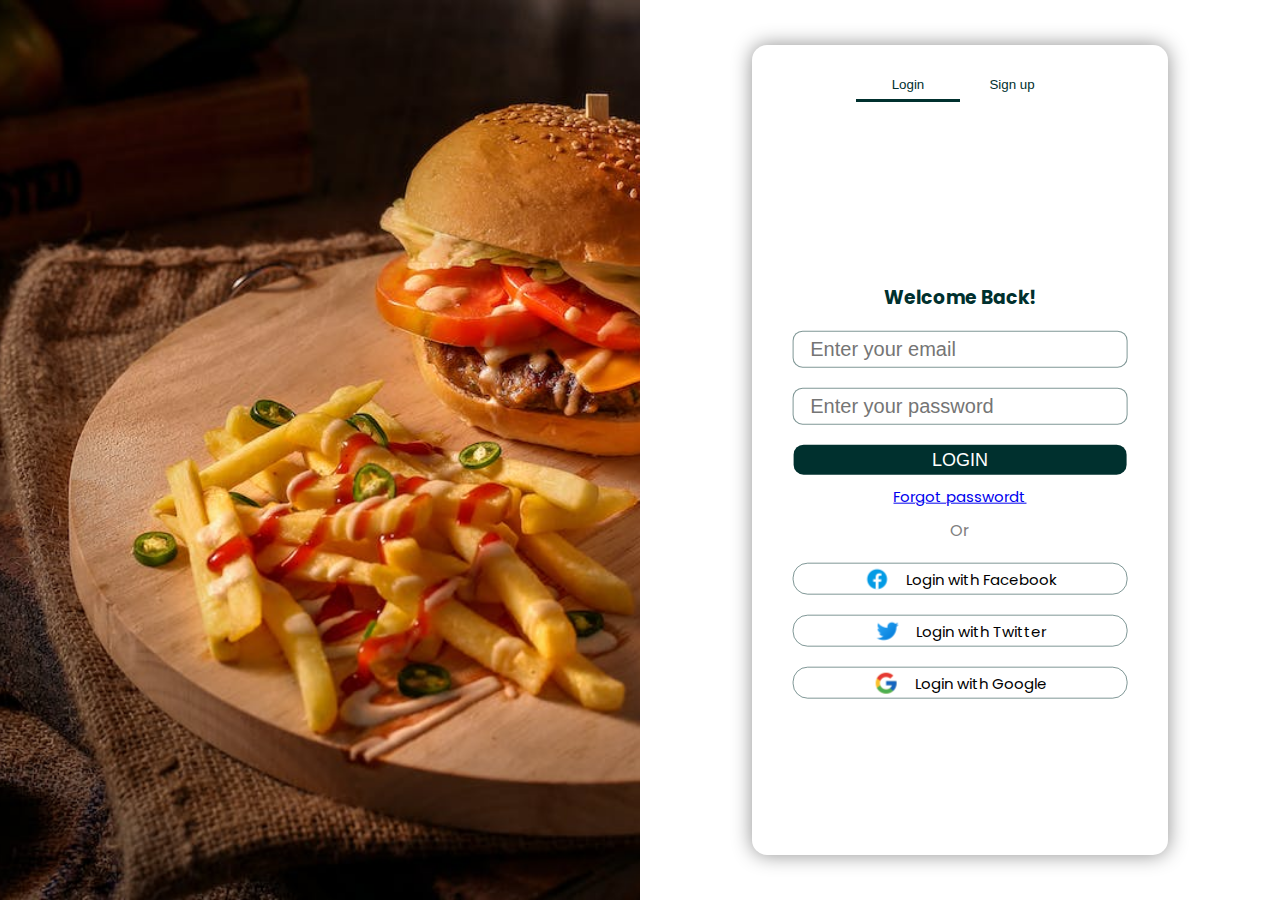
<file: html/login_screen_VS03.html>
<!DOCTYPE html>
<html lang="en">
<head>
    <meta charset="UTF-8">
    <meta http-equiv="X-UA-Compatible" content="IE=edge">
    <meta name="viewport" content="width=device-width, initial-scale=1.0">
    <link rel="stylesheet" href="/css/login_screen_VS03.css">
    <title>Login</title>
    <link rel="shortcut icon" href="/image/logo.png" type="image/png">
</head>
<body>
    <div class="container">
        <div class="left"></div>
        <div class="right">
            <div class="form">
                <!-- lựa chọn form -->
                <div class="choice">
                    <div id="choice_space"></div>
                    <button class="toggle_btn" onclick="login_click()">Login</button>
                    <button class="toggle_btn" onclick="register_click()">Sign up</button>
                </div>

                <!-- from login -->
                <div class="Form_Choice" id="Login_Form">
                    <h3>Welcome Back!</h3>
                    <input type="email" name="" id="" placeholder="Enter your email">
                    <input type="password" name="" id="" placeholder="Enter your password">
                    <button id="login_btn">Login</button>
                    <a href="#">Forgot passwordt</a>
                    <p class="or">Or</p>
                    <div class="link_social">
                        <img src="/image/facebook_color.png" alt="">
                        <p>Login with Facebook</p>
                    </div>
                    <div class="link_social">
                        <img src="/image/twitter_color.png" alt="">
                        <p>Login with Twitter</p>
                    </div>
                    <div class="link_social">
                        <img src="/image/google_color.png" alt="">
                        <p>Login with Google</p>
                    </div>
                </div>
                <!-- from signup -->
                <div class="Form_Choice" id="SignUp_Form">
                    <h3>Welcome</h3>
                    <input type="email" name="" id="" placeholder="Enter your email">
                    <input type="password" name="" id="" placeholder="Enter your password">
                    <input type="password" name="" id="" placeholder="Confirm password">
                    <button id="sigup_btn">sign up</button>
                    <a href="#">Forgot passwordt</a>
                    <p class="or">Or</p>
                    <div class="link_social">
                        <img src="/image/facebook_color.png" alt="">
                        <p>Login with Facebook</p>
                    </div>
                    <div class="link_social">
                        <img src="/image/twitter_color.png" alt="">
                        <p>Login with Twitter</p>
                    </div>
                    <div class="link_social">
                        <img src="/image/google_color.png" alt="">
                        <p>Login with Google</p>
                    </div>
                </div>
            </div>
        </div>
        
    </div>
    <script src="/javascript/login_screen_VS03.js"></script>
</body>
</html>
</file>
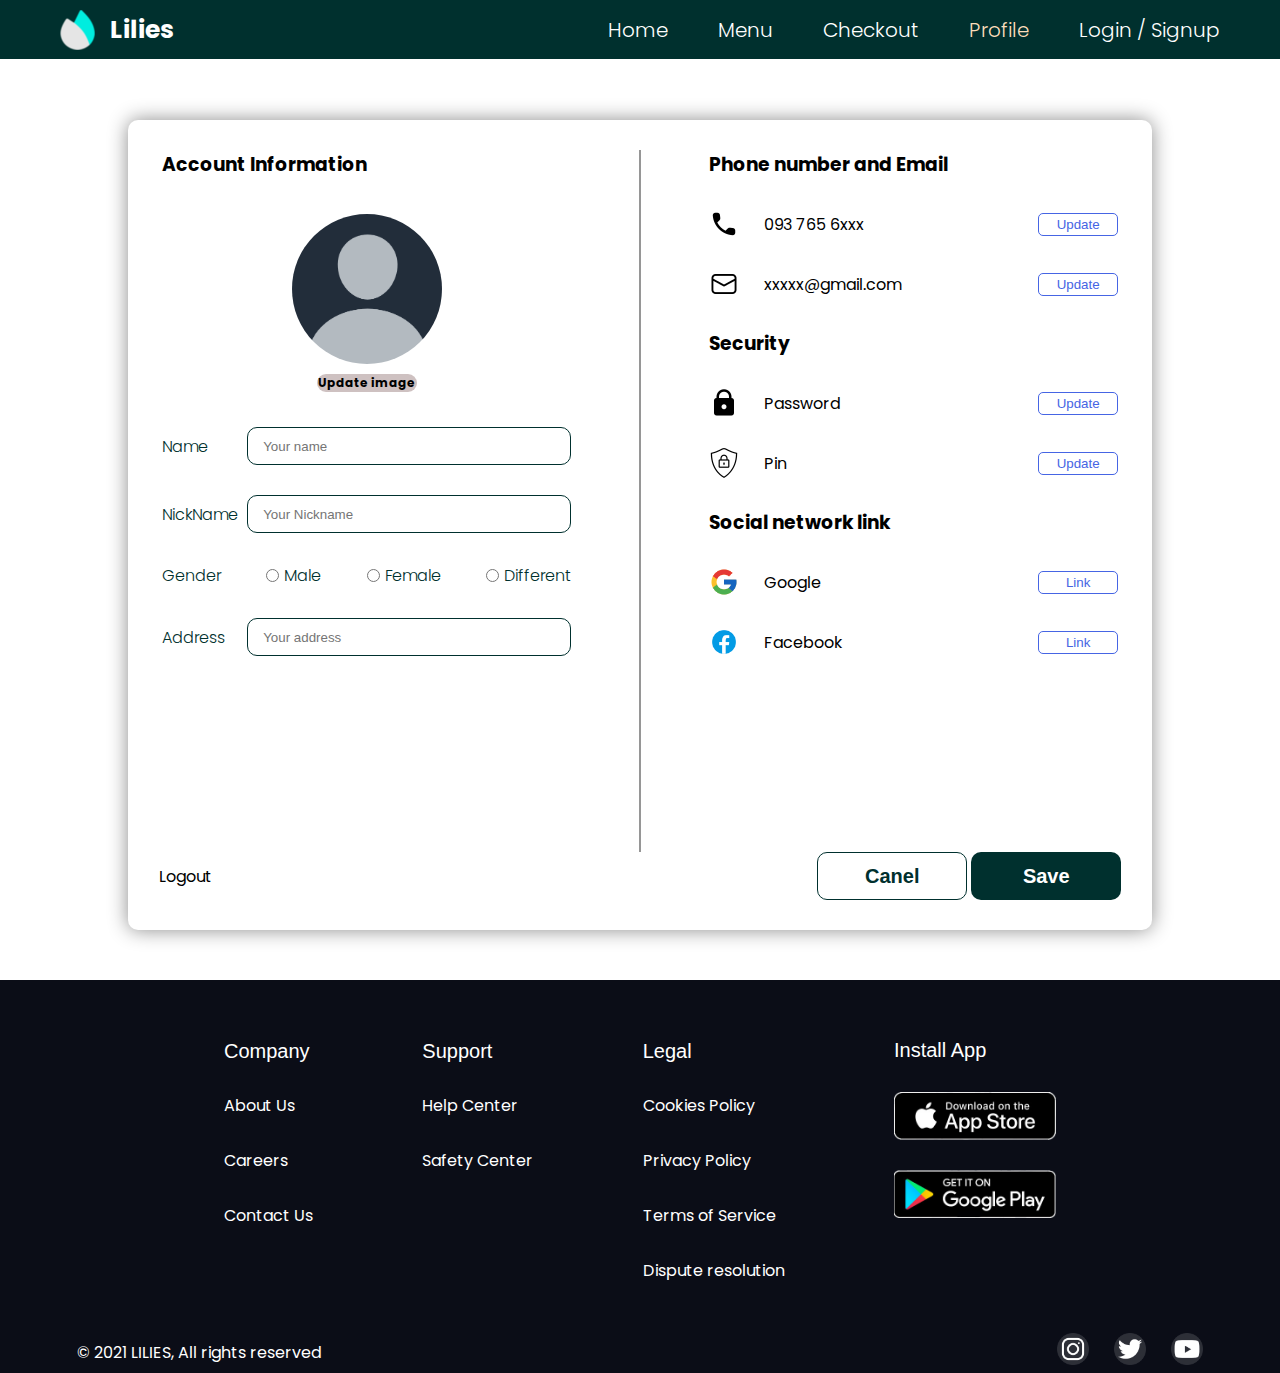
<file: html/profile_Screen.html>
<!DOCTYPE html>
<html lang="en">
<head>
    <meta charset="UTF-8">
    <meta http-equiv="X-UA-Compatible" content="IE=edge">
    <meta name="viewport" content="width=device-width, initial-scale=1.0">
    <link rel="stylesheet" href="/css/profile_Screen.css">
    <link rel="stylesheet" href="/css/Welcome_screen_VS03.css">
    <link rel="shortcut icon" href="/image/logo.png" type="image/png">
    <title>Profile</title>
</head>
<body>
    <div class="container">
        <!-- Navbar -->
        <div class="navbar_">
            <div class="header_">
                <div class="logo_">
                    <img src="/image/logo.png" alt="">
                    <p>Lilies</p>
                </div>
                <div class="menu_">
                    <ul>
                        <li><a href="/html/Welcome_screen_VS03.html">Home</a></li>
                        <li><a href="/html/home_screen.html">Menu</a></li>
                        <li><a href="/html/checkout.html">Checkout</a></li>
                        <li class="active_"><a href="#">Profile</a></li>
                        <li><a href="/html/login_screen_VS03.html">Login / Signup</a></li>
                    </ul>
                </div>
                <div class="menu_img_"><img src="/image/icons8-menu-rounded-30.png" alt=""></div> 
                <div class="menu_small_">
                    <ul>
                        <li><a href="/html/Welcome_screen_VS03.html">Home</a></li>
                        <li><a href="/html/home_screen.html">Menu</a></li>
                        <li><a href="/html/checkout.html">Checkout</a></li>
                        <li class="active_"><a href="#">Profile</a></li>
                        <li><a href="/html/login_screen_VS03.html">Login / Signup</a></li>
                    </ul>
                </div>
            </div>
        </div>

        <!-- Form profile -->

        <div class="profile">
            
            <div class="information_phone">
                <!-- Account imformation -->
                <div class="account">
                    <h3>Account Information</h3>
                    <div class="details">
                        <!--  -->
                        <div class="img_avt">
                            <img src="/image/Annotation 2023-05-08 194351.png" id="profile_img">
                            <input class="fileIMG" type="file" accept="image/jpeg, image/png, image/jpg," id="input_file">
                            <label for="input_file">Update image</label>
                        </div>
                        <!--  -->
                        <div class="input_infor">
                            <p>Name</p>
                            <input type="text" name="" id="" placeholder="Your name">
                        </div>
                        <div class="input_infor">
                            <p>NickName</p>
                            <input type="text" name="" id="" placeholder="Your Nickname">
                        </div>
                        <div class="input_infor">
                            <p>Gender</p>
                            <div class="div_radio">
                                <input type="radio" name="1" id="" >
                                <p class="check">Male</p>
                            </div>
                            <div class="div_radio">
                                <input type="radio" name="1" id="" >
                                <p class="check">Female</p>
                            </div>
                            <div class="div_radio">
                                <input type="radio" name="1" id="" >
                                <p class="check">Different</p>
                            </div>
                        </div>
                        <div class="input_infor">
                            <p>Address</p>
                            <input type="text" name="" id="" placeholder="Your address">
                        </div>
                    </div>
                </div>
                
                <div class="line"></div>

                <!-- Phone number and Email -->
                <div class="phone">
                    <h3>Phone number and Email</h3>
                    <div class="phone_email">
                        <div class="images_">
                            <img src="/image/icons8-phone-30.png" alt="">
                            <p>093 765 6xxx</p>
                        </div>
                        <button>Update</button>
                    </div>
                    <div class="phone_email">
                        <div class="images_">
                            <img src="/image/icons8-envelope-30.png" alt="">
                            <p>xxxxx@gmail.com</p>
                        </div>
                        <button>Update</button>
                    </div>
                    <h3>Security</h3>
                    <div class="phone_email">
                        <div class="images_">
                            <img src="/image/icons8-lock-30.png" alt="">
                            <p>Password</p>
                        </div>
                        <button>Update</button>
                    </div>
                    <div class="phone_email">
                        <div class="images_">
                            <img src="/image/icons8-security-shield-green-30.png" alt="">
                            <p>Pin</p>
                        </div>
                        <button>Update</button>
                    </div>
                    <h3>Social network link</h3>
                    <div class="phone_email">
                        <div class="images_">
                            <img class="fix-icon-30" src="/image/google_color.png" alt="">
                            <p>Google</p>
                        </div>
                        <button>Link</button>
                    </div>
                    <div class="phone_email">
                        <div class="images_">
                            <img class="fix-icon-30" src="/image/facebook_color.png" alt="">
                            <p>Facebook</p>
                        </div>
                        <button>Link</button>
                    </div>
                </div>
            </div>
            <!--  -->
            <div class="btn_">
                <p>Logout</p>
                <div class="btn_s_c">
                    <button class="canel">Canel</button>
                    <button class="save" id="btn_save">Save</button>
                </div>
            </div>
        </div>


        <!-- Footer -->
        <div class="footer">
            <div class="footer_1">
                <div class="footer_1_menu">
                    <p>Company</p>
                    <ul>
                        <li><a href="">About Us</a></li>
                        <li><a href="">Careers</a></li>
                        <li><a href="">Contact Us</a></li>
                    </ul>
                </div>
                <div class="footer_1_menu">
                    <p>Support</p>
                    <ul>
                        <li><a href="">Help Center</a></li>
                        <li><a href="">Safety Center</a></li>
                    </ul>
                </div>
                <div class="footer_1_menu">
                    <p>Legal</p>
                    <ul>
                        <li><a href="">Cookies Policy</a></li>
                        <li><a href="">Privacy Policy</a></li>
                        <li><a href="">Terms of Service</a></li>
                        <li><a href="">Dispute resolution</a></li>
                    </ul>
                </div>
                <div class="footer_1_menu2">
                    <p>Install App</p>
                    <img src="/image/appStore.jpg" alt="">
                    <img src="/image/ggplay.jpg" alt="">
                </div>
            </div>
            <div class="footer_2">
                <div class="footer_2_nd1"><p>© 2021 LILIES, All rights reserved</p></div>
                <div class="footer_2_icon">
                    <div class="footer_2_icon_1">
                        <span><img src="/image/icons8-instagram-50.png" alt=""></span>
                    </div>
                    <div class="footer_2_icon_1">
                        <span><img src="/image/icons8-twitter-50 (1).png" alt=""></span>
                    </div>
                    <div class="footer_2_icon_1">
                        <span><img src="/image/icons8-youtube-50.png" alt=""></span>
                    </div>
                </div>
            </div>
        </div>
    </div>

    
    <script src="/javascript/profile_screen.js"></script>
</body>
</html>
</file>
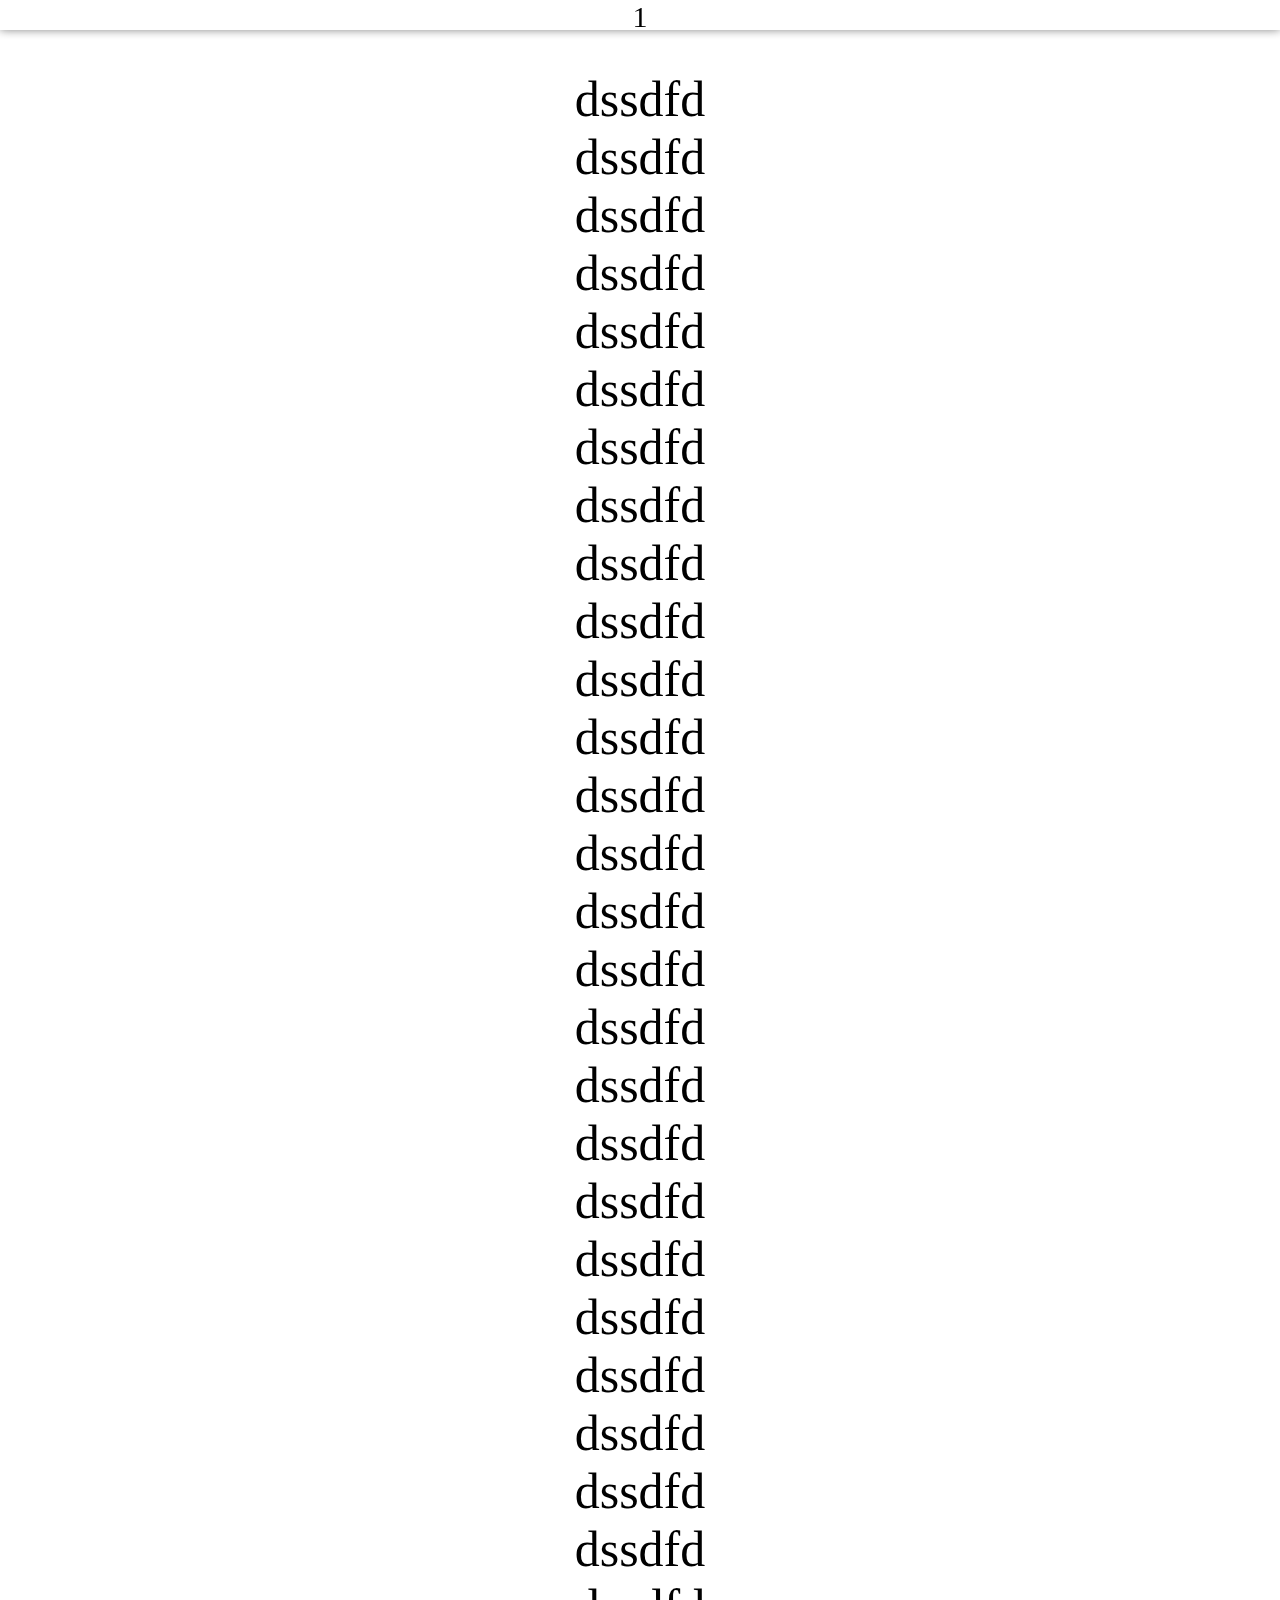
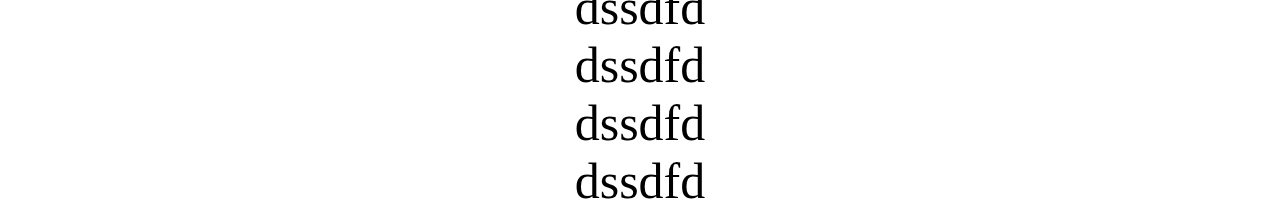
<file: html/thanhcuon.html>
<!DOCTYPE html>
<html lang="en">
<head>
    <meta charset="UTF-8">
    <meta http-equiv="X-UA-Compatible" content="IE=edge">
    <meta name="viewport" content="width=device-width, initial-scale=1.0">
    <title>Document</title>
    <style>
        *{
            margin: 0px;
            padding: 0px;
        }
        body{
            width: 100vw;
        }
        .container{
            width: 100%;
            position: relative;
            display: flex;
            flex-direction: column;
        }
        .nd{
            margin-top: 70px;
        }
        .nd p{
            font-size: 50px;
            text-align: center;
           
        }
        .menu {
            width: 100%;
            height: 30px;
            background-color: rgb(255, 255, 255);
            text-align: center;
            font-size: 30px;
            position: fixed;
            box-shadow: 0 0 10px rgb(134, 134, 134);
            transition: .3s;
            z-index: 10;
        }
    </style>
</head>
<body>
    <div class="container">
        <div id="nav" class="menu">1</div>
        <div class="nd">
            <p>dssdfd</p>
            <p>dssdfd</p>
            <p>dssdfd</p>
            <p>dssdfd</p>
            <p>dssdfd</p>
            <p>dssdfd</p>
            <p>dssdfd</p>
            <p>dssdfd</p>
            <p>dssdfd</p>

            <p>dssdfd</p><p>dssdfd</p>

            <p>dssdfd</p>
            <p>dssdfd</p>
            <p>dssdfd</p>
            <p>dssdfd</p>
            <p>dssdfd</p>
            <p>dssdfd</p>
            <p>dssdfd</p>
            <p>dssdfd</p>
            <p>dssdfd</p>
            <p>dssdfd</p>
            <p>dssdfd</p>
            <p>dssdfd</p>
            <p>dssdfd</p>
            <p>dssdfd</p>
            <p>dssdfd</p>
            <p>dssdfd</p>
            <p>dssdfd</p>
            <p>dssdfd</p>
            <p>dssdfd</p>
        </div>
    </div>

    <script>
        let theEnd = 0;
        let nav = document.getElementById("nav");

        window.addEventListener('scroll', function(){
            var scrollTop = window.pageXOffset || document.documentElement.scrollTop;
            if (scrollTop > theEnd) {
                nav.style.top = '-70px';
            }
            else{
                nav.style.top = 0;
            }
            theEnd = scrollTop;
        })
    </script>
</body>
</html>
</file>
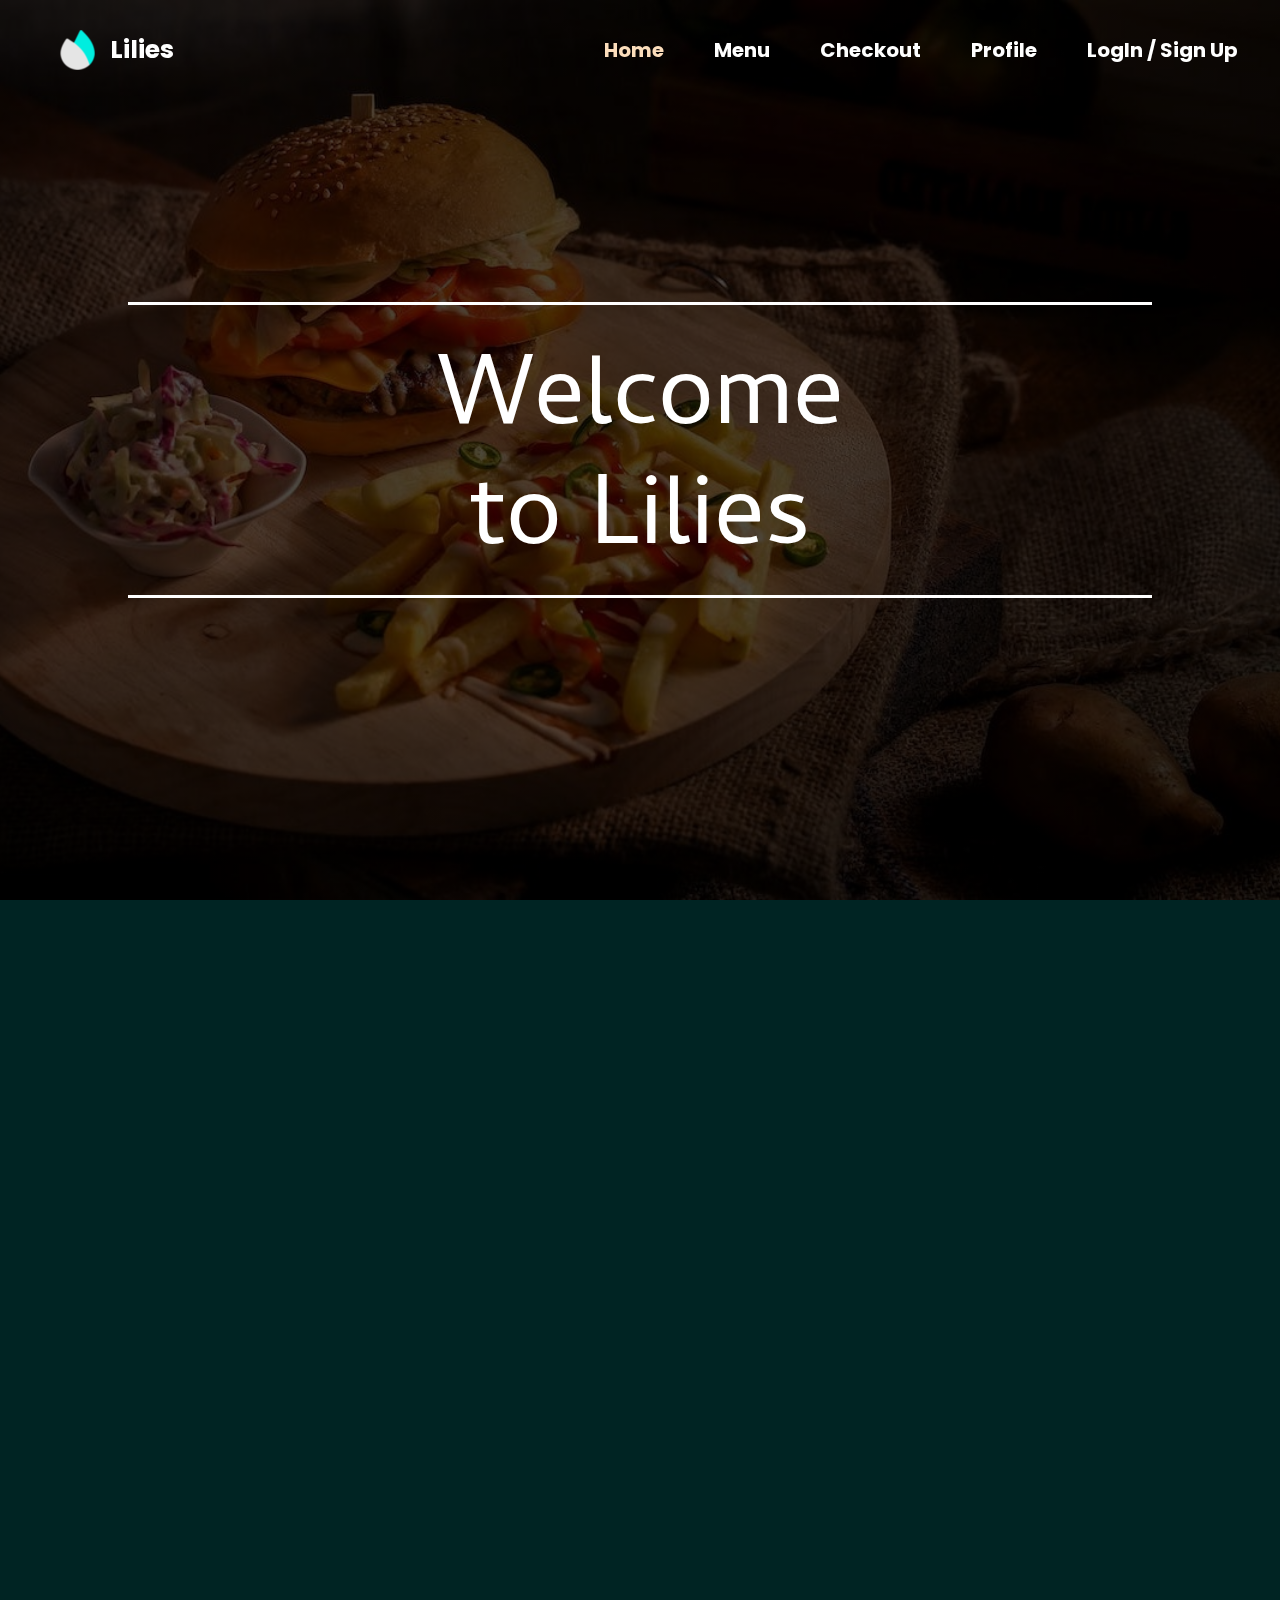
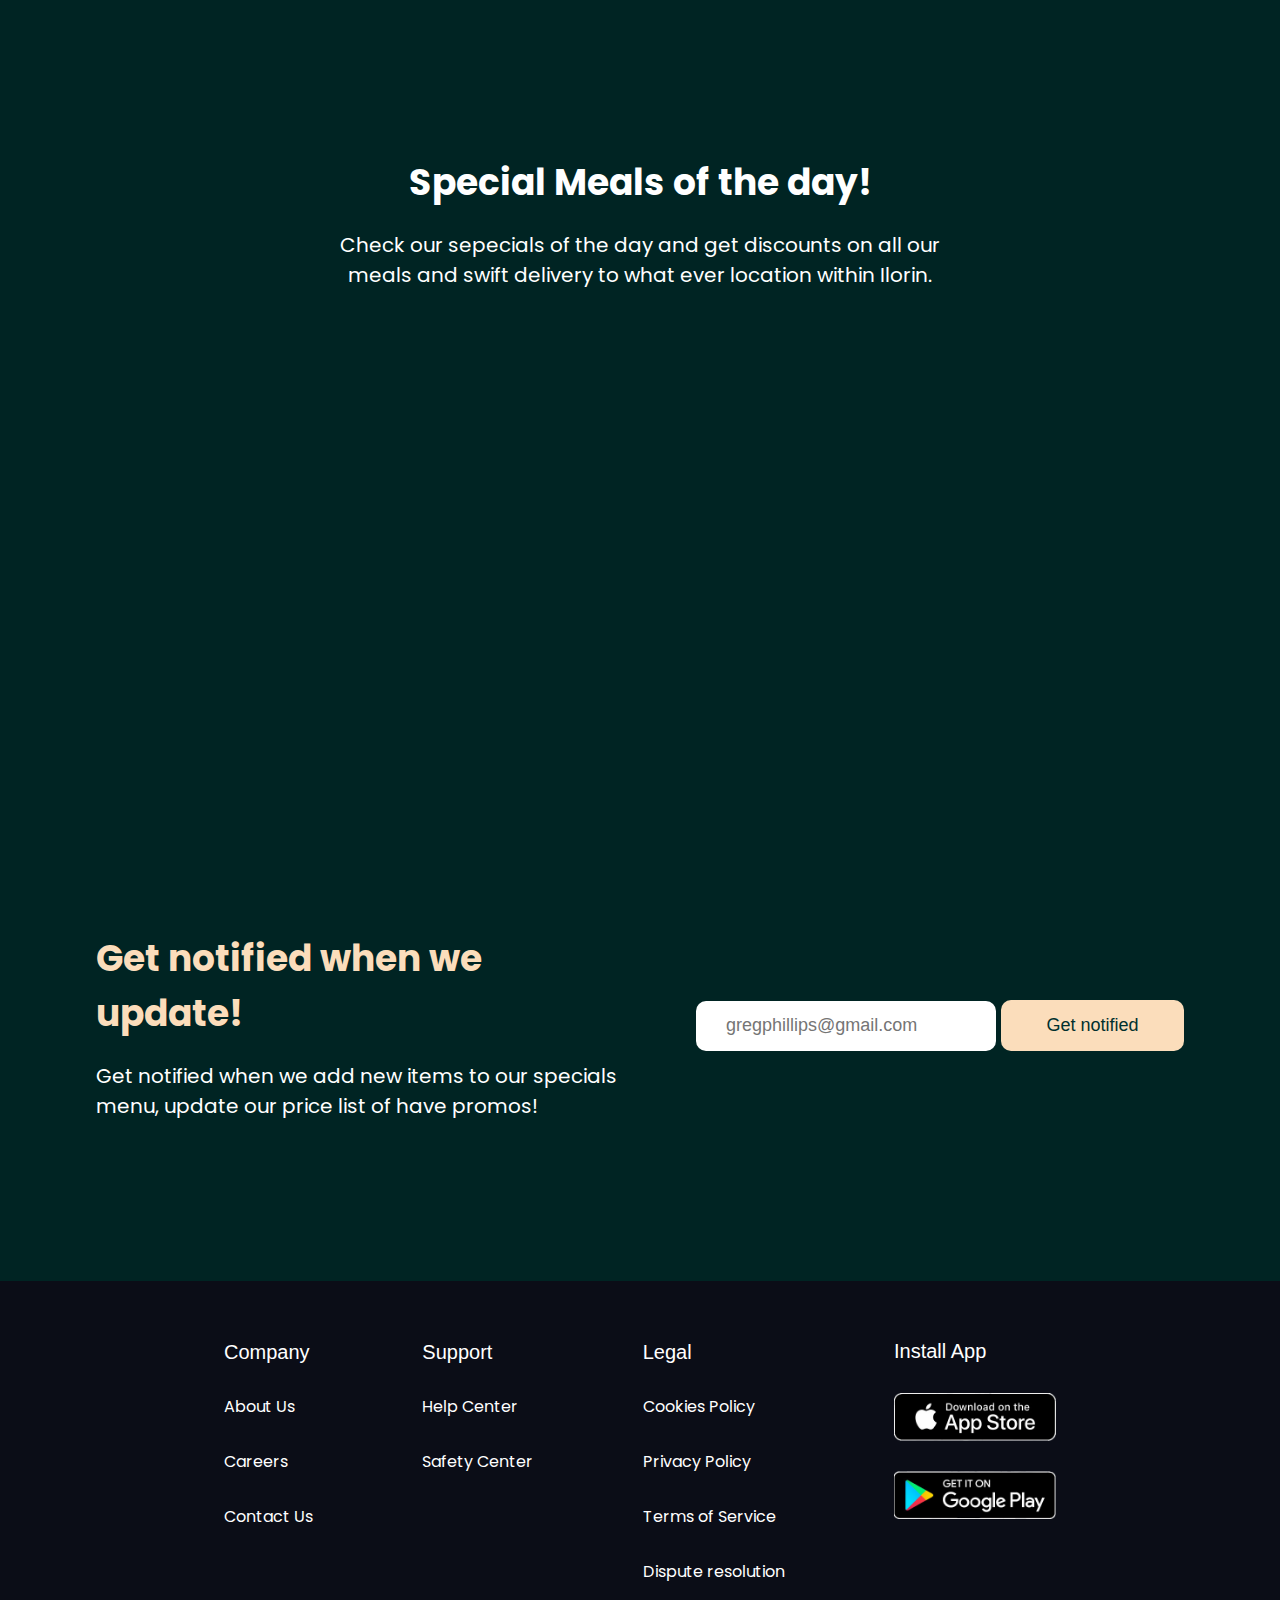
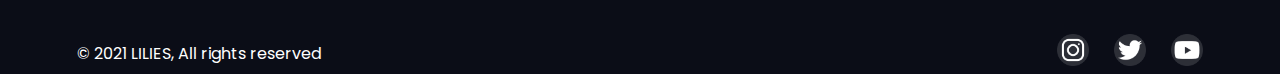
<file: html/Welcome_screen_VS03.html>
<!DOCTYPE html>
<html lang="en">
<head>
    <meta charset="UTF-8">
    <meta http-equiv="X-UA-Compatible" content="IE=edge">
    <meta name="viewport" content="width=device-width, initial-scale=1.0">
    <title>Lillies-Welcome</title>
    <link rel="shortcut icon" href="/image/logo.png" type="image/png">
    <link rel="stylesheet" href="/css/Welcome_screen_VS03.css">
    <link rel="stylesheet" href="https://unpkg.com/aos@next/dist/aos.css" />
</head>
<body>
    <div class="container">
        <div class="navbar">
            <div class="header">
                <div class="logo">
                    <img src="/image/logo.png" alt="">
                    <p>Lilies</p>
                </div>
                <div class="menu">
                    <ul>
                        <li class="active"><a href="/html/Welcome_screen_VS03.html">Home</a></li>
                        <li><a href="/html/home_screen.html">Menu</a></li>
                        <li><a href="/html/checkout.html">Checkout</a></li>
                        <li><a href="/html/profile_Screen.html">Profile</a></li>
                        <li><a href="/html/login_screen_VS03.html">LogIn / Sign Up</a></li>
                    </ul>
                </div>
                <div class="menu_img"><img src="/image/icons8-menu-rounded-30.png" alt=""></div> 
                <div class="menu_small">
                    <ul>
                        <li class="active"><a href="/html/Welcome_screen_VS03.html">Home</a></li>
                        <li><a href="/html/home_screen.html">Menu</a></li>
                        <li><a href="/html/checkout.html">Checkout</a></li>
                        <li><a href="/html/profile_Screen.html">Profile</a></li>
                        <li><a href="/html/login_screen_VS03.html">LogIn / Sign Up</a></li>
                    </ul>
                </div>
            </div>
            
        </div>
        <div class="banner">
            <div class="nd"><p>Welcome to Lilies</p></div>
        </div>
        <div class="center">
            <div class="center_fisrt">
                <div class="center_fisrt_left" data-aos="fade-right" data-aos-duration="1000">
                    <p class="nd_1">Order food anytime, anywhere</p>
                    <p class="nd_2">Browse from our list of specials to place your order and have food delivered to you in no time. Affordable, tasty and fast!</p>
                    <div class="install">
                        <img src="/image/appStore.jpg" alt="">
                        <img src="/image/ggplay.jpg" alt="">
                    </div>
                </div>
                <div class="center_fisrt_right" data-aos="fade-left" data-aos-duration="1000"><img src="/image/burger1.png" alt=""></div>
            </div>
            <div class="center_second">
                <p class="nd_3">Special Meals of the day!</p>
                <p class="nd_4">Check our sepecials of the day and get discounts on all our meals and swift delivery to what ever location within Ilorin.</p>
            </div>
            <div class="center_three">
                <div class="center_three_item" data-aos="fade-up" data-aos-duration="1000">
                    <img src="/image/burger1.png" alt="">
                    <p class="nd_5">Beef Burger</p>
                    <p class="nd_6">Stir fry pasta yada yada yada because of Sesan</p>
                </div>
                <div class="center_three_item" data-aos="fade-up" data-aos-duration="1000" data-aos-delay="100">
                    <img src="/image/burger1.png" alt="">
                    <p class="nd_5">Beef Burger</p>
                    <p class="nd_6">Stir fry pasta yada yada yada because of Sesan</p>
                </div>
                <div class="center_three_item" data-aos="fade-up" data-aos-duration="1000" data-aos-delay="200">
                    <img src="/image/burger1.png" alt="">
                    <p class="nd_5">Beef Burger</p>
                    <p class="nd_6">Stir fry pasta yada yada yada because of Sesan</p>
                </div>
            </div>
            <div class="center_four">
                <div class="center_four_left">
                    <p class="nd_7">Get notified when we update!</p>
                    <p class="nd_8">Get notified when we add new items to our specials menu, update our price list of have promos!</p>
                </div>
                <div class="center_four_right">
                    <input type="email" name="" id="" placeholder="gregphillips@gmail.com">
                    <button>Get notified</button>
                </div>
            </div>
        </div>
        <div class="footer">
            <div class="footer_1">
                <div class="footer_1_menu">
                    <p>Company</p>
                    <ul>
                        <li><a href="">About Us</a></li>
                        <li><a href="">Careers</a></li>
                        <li><a href="">Contact Us</a></li>
                    </ul>
                </div>
                <div class="footer_1_menu">
                    <p>Support</p>
                    <ul>
                        <li><a href="">Help Center</a></li>
                        <li><a href="">Safety Center</a></li>
                    </ul>
                </div>
                <div class="footer_1_menu">
                    <p>Legal</p>
                    <ul>
                        <li><a href="">Cookies Policy</a></li>
                        <li><a href="">Privacy Policy</a></li>
                        <li><a href="">Terms of Service</a></li>
                        <li><a href="">Dispute resolution</a></li>
                    </ul>
                </div>
                <div class="footer_1_menu2">
                    <p>Install App</p>
                    <img src="/image/appStore.jpg" alt="">
                    <img src="/image/ggplay.jpg" alt="">
                </div>
            </div>
            <div class="footer_2">
                <div class="footer_2_nd1"><p>© 2021 LILIES, All rights reserved</p></div>
                <div class="footer_2_icon">
                    <div class="footer_2_icon_1">
                        <span><img src="/image/icons8-instagram-50.png" alt=""></span>
                    </div>
                    <div class="footer_2_icon_1">
                        <span><img src="/image/icons8-twitter-50 (1).png" alt=""></span>
                    </div>
                    <div class="footer_2_icon_1">
                        <span><img src="/image/icons8-youtube-50.png" alt=""></span>
                    </div>
                </div>
            </div>
        </div>
    </div>
    <script src="/javascript/Welcom_screen_VS03.js"></script>
    <script src="https://unpkg.com/aos@next/dist/aos.js"></script>
    <script>
      AOS.init();
    </script>
</body>
</html>
</file>
<file: css/login_screen_VS03.css>
@import url('https://fonts.googleapis.com/css2?family=Cambay:ital@1&family=Poppins:ital,wght@0,100;0,200;0,300;0,400;1,200&family=Schibsted+Grotesk:ital@1&display=swap');
*{
    margin: 0px;
    padding: 0px;
}
body{
    font-family: 'Poppins', sans-serif;
}
.container{
    height: 100vh;
    display: flex;
    align-items: center;
}
.left{
    width: 50%;
    height: 100%;
    background-image: url(/image/pexels-photo-1600727.jpeg);
    background-position: center;
    background-repeat: no-repeat;
    background-size: cover;
}
.right{
    height: 100%;
    width: 50%;
    display: flex;
    align-items: center;
    justify-content: center;
}
.form{
    width: 65%;
    height: 90%;
    border-radius: 15px;
    box-shadow: 0 0 20px rgb(143, 143, 143);
    display: flex;
    flex-direction: column;
    align-items: center;
    position: relative;
    overflow: hidden;
}
.choice{
    display: flex;
    align-items: center;
    justify-content: space-around;
    width: 50%;
    top: 3%;
    position: relative;
    height: 30px;
}
.toggle_btn{
    width: 30%;
    background: transparent;
    border: none;
    cursor: pointer;
    color: #00302E;
}
#choice_space{
    background: transparent;
    transition: .2s;
    border-bottom: 3px solid #00302E;
    width: 50%;
    position: absolute;
    height: 100%;
    top: 0;
    left: 0;
}
.Form_Choice{
    width: 80%;
    display: flex;
    position: absolute;
    top: 55%;
    left: 50%;
    transform: translate(-50%,-50%);
    flex-direction: column;
    align-items: center;
    transition: .3s;
}
.Form_Choice h3{
    color: #00302E;
    margin-bottom: 6%;
}
.Form_Choice input{
    height: 35px;
    width: 95%;
    outline: none;
    border-radius: 10px;
    border: 1px solid rgb(0, 48, 46,.5);
    margin-bottom: 6%;
    padding-left: 5%;
    font-size: 20px;
}
.Form_Choice input:focus{
    box-shadow: 0 0 7px #b9ffbc;
}
.Form_Choice button{
    width: 100%;
    color: white;
    background-color: #00302E;
    border-radius: 10px;
    height: 30px;
    font-size: large;
    outline: none;
    border: none;
    text-transform: uppercase;
    cursor: pointer;
}
.Form_Choice button:hover{
    color: #ffffff;
    background-color: #00615e;
}
.Form_Choice a{
    font-size: 15px;
    margin-top: 3%;
    margin-bottom: 3%;
}
.Form_Choice .or{
    color: gray;
}
.Form_Choice .link_social{
    width: 100%;
    display: flex;
    align-items: center;
    justify-content: center;
    border: 1px solid rgb(0, 48, 46,.5);
    border-radius: 15px;
    height: 30px;
    margin-top: 6%;
    cursor: pointer;
}
.Form_Choice .link_social p{
    color: black;
    margin-left: 5%;
    font-size: 15px;
}
.Form_Choice .link_social img{
    width: 25px;
}

#SignUp_Form{
    left: -300px;
}
/* ------------------------------------------------------------------------------------------------------- */
/* --------------------------------------------------------------------------------------------------------- */
@media screen and (max-width: 768px){
    .left{
        width: 100%;
        position: relative;
    }
    .right {
        height: 100%;
        width: 100%;
        position: absolute;
    }
    .toggle_btn{
        color: white;
    }
    .toggle_btn:hover{
        color: #00fff7;
    }
    #choice_space{
        border-bottom: 2px solid white;
    }
    .form{
        backdrop-filter: blur(16px);
    }
    .Form_Choice h3 {
        color: #ffffff;
    }
    .Form_Choice .link_social{
        border: 1px solid white;
    }
    .Form_Choice .link_social p{
        color: white;
    }
    .Form_Choice .or {
        color: white;
    }
}

/* ----------------------------------------------------------------------------------------------------------- */
/* ----------------------------------------------------------------------------------------------------------- */

@media screen and (max-width: 414px){
    .choice{
        width: 70%;
        height: 23px;
    }
    .Form_Choice input{
        height: 30px;
        font-size: 13px;
    }
    .Form_Choice button{
        height: 25px;
        font-size: 15px;
    }
    .Form_Choice a {
        font-size: 11px;
    }
    .Form_Choice .or {
        font-size: 13px;
    }
    .Form_Choice .link_social p{
        font-size: 13px;
    }
    .Form_Choice .link_social img {
        width: 22px;
    }
        
}
/* ----------------------------------------------------------------------------------------------------------- */
/* ----------------------------------------------------------------------------------------------------------- */
@media screen and (max-width: 320px){
    .toggle_btn{
        font-size: 12px;
    }
}
</file>
<file: css/profile_Screen.css>
@import url('https://fonts.googleapis.com/css2?family=Cambay:ital@1&family=Poppins:ital,wght@0,100;0,200;0,300;0,400;1,200&family=Schibsted+Grotesk:ital@1&display=swap');
*{
    margin: 0;
    padding: 0;
}
body{
    font-family: 'Poppins', sans-serif;
}
.container{
    display: flex;
    flex-direction: column;
    align-items: center;
    max-width: 100vw;
}

/* Navbar */

.navbar_{
    width: 100%;
    z-index: 1000;
    position: fixed;
    transition: .3s;
    background-color: #00302E;
}

.header_{
    display: flex;
    justify-content: space-between;
    margin: 0px 60px;
    align-items: center;
    height: 59px;
}
.logo_{
    display: flex;
    align-items: center;
}
.logo_ p{
    font-size: 25px;
    color: white;
    margin-left: 15px;
    font-weight: bold;
}
.menu_ ul{
    display: flex;
    margin: 0;
    padding: 0;
}
.menu_ ul li{
    list-style: none;
    margin-left: 50px;
}
.menu_ ul li a{
    text-decoration: none;
    color: white;
    font-size: 20px;
    font-weight: 300;
}

.menu_ ul li.active_ a{
    color: #FBDDBB;
}
.menu_ ul li a:hover{
    color: #FBDDBB;
}


.menu_img_{
    position: absolute;
    right: 80px;
    display: none;
    cursor: pointer;
}
.menu_small_{
    background-color: #001d1c;
    /* backdrop-filter: blur(20px); */
    width: 45%;
    display: none;
    position: absolute;
    top: 80px;
    right: 80px;
    border-radius: 15px;
    height: 0px;
    overflow: hidden;
}
.open_menu_small_{
    height: 380px;
    border: 1px solid white;
}
.menu_small_ ul{
    margin: 0;
    padding: 0;
    display: flex;
    flex-direction: column;
    align-items: center;
    margin-top: 30px;
}
.menu_small_ ul li{
    list-style: none;
    margin-bottom: 30px;
    width: 80%;
    text-align: center;
}
.menu_small_ ul li a{
    text-decoration: none;
    color: white;
    font-size: 25px;
    font-weight: bold;
}
.menu_small_ ul li.active_ a{
    color: #FBDDBB;
}
.menu_small_ ul li:hover{
    border-left: 3px solid #FBDDBB;
    border-right: 3px solid #FBDDBB;
    background-color: rgb(255, 201, 139,.2);
}
/* form */

.profile{
    margin-top: 120px;
    margin-bottom: 50px;
    /* height: 700px; */
    width: 80%;
    border-radius: 10px;
    box-shadow: 0 0 20px rgb(139, 139, 139);
    display: flex;
    flex-direction: column;
    justify-content: space-around;
    align-items: center;
}
h3{
    font-weight: bold;
}
.information_phone{
    margin-top: 30px;
    display: flex;
    justify-content: space-around;
    width: 100%;
}
.details{
    display: flex;
    flex-direction: column;
    align-items: center;
}
.img_avt{
    display: flex;
    flex-direction: column;
    align-items: center;
    margin-bottom: 35px;
    margin-top: 35px;
}
.img_avt img{
    margin-bottom: 10px;
    border-radius: 50%;
}
.img_avt img{
    width: 150px;
    height: 150px;
}
.fileIMG{
    display: none;
}
.img_avt label{
    background-color: rgb(206, 193, 193);
    text-align: center;
    font-size: 12px;
    width: 100px;
    border-radius: 15px;
    cursor: pointer;
}
.input_infor{
    display: flex;
    width: 100%;
    justify-content: space-between;
    align-items: center;
}

.div_radio{
    display: flex;
}
.div_radio p{
    margin-left: 5px;
}
.input_infor{
    margin-bottom: 30px;
}
.input_infor input[type='text']{
    height: 36px;
    width: 75%;
    border-radius: 10px;
    border: 1px solid #00302E;
    padding-left: 15px;
    outline: none;
}
.input_infor p{
    color: #00302E;
    font-weight: 300;
}

.line{
    border: 0.01em solid rgb(150, 150, 150);
    height: 700px;
}
.account{
    width: 40%;
    display: flex;
    flex-direction: column;
    font-weight: bold;
}
.phone{
    width: 40%;
}



.btn_{
    display: flex;
    width: 94%;
    align-items: center;
    justify-content: space-between;
    margin-bottom: 30px;
}
.logout button{
    font-size: 25px;
    background: transparent;
    border: none;
    cursor: pointer;
    font-weight: 200;
}
.logout button:hover{
    text-decoration: underline;
}
.btn_s_c button{
    font-size: 20px;
    width: 150px;
    height: 48px;
    border-radius: 10px;
    outline: none;
    font-weight: bold;
    cursor: pointer;
}

.phone_email{
    display: flex;
    align-items: center;
    justify-content: space-between;
    width: 100%;
}
.images_{
    display: flex;
    align-items: center;
}
.images_ p{
    margin-left: 25px;
}
.phone h3{
    margin-bottom: 30px;
}
.phone_email{
    margin-bottom: 30px;
}
.phone_email button{
    height: 23px;
    width: 80px;
    background: transparent;
    border: 1px solid #4665E4;
    color: #4665E4;
    border-radius: 5px;
    cursor: pointer;
}
.fix-icon-30 {
    width: 30px;
}
.canel{
    background: transparent;
    border: 1px solid #00302E;
    color: #00302E;
}
.save{
    border: none;
    background-color: #00302E;
    color: white;
}
.btn_ p:hover{
    cursor: pointer;
    text-decoration: underline;
}
/* footer */

.footer{
    width: 100%;
    height: 393px;
    background-color: #0B0D17;
    display: flex;
    flex-direction: column;
    justify-content: space-around;
    align-items: center;
}
.footer_1{
    display: flex;
    justify-content: space-between;
    width: 65%;
    margin-top: 60px;
}
.footer_1_menu p{
    font-size: 20px;
    color: white;
    font-family: Verdana, Geneva, Tahoma, sans-serif;
}
.footer_1_menu ul{
    margin: 0;
    padding: 0;
}
.footer_1_menu ul li{
    list-style: none;
    margin-top: 30px;
}

.footer_1_menu ul li a{
    text-decoration: none;
    color: white;
}
.footer_1_menu2{
    display: flex;
    flex-direction: column;
    justify-content: center;
}
.footer_1_menu2 p{
    font-size: 20px;
    color: white;
    font-family: Verdana, Geneva, Tahoma, sans-serif;
     margin-top: -66px;
}
.footer_1_menu2 img{
    width: 162px;
    height: 48px;
    margin-top: 30px;
}
.footer_2{
    width: 88%;
    display: flex;
    justify-content: space-between;
    align-items: center;
    margin-bottom: 20px;
    margin-top: 50px;
}
.footer_2_nd1 p{
    font-size: 16px;
    color: white;
}
.footer_2_icon{
    display: flex;
    justify-content: space-between;
    align-items: center;
    width: 13%;
}
.footer_2_icon_1 span img{
    width: 32px;
    height: 32px;
}
/* ------------------------------------------------------------ */
@media screen and (max-width: 1024px){
    .menu_img_{
        right: 10%;
    }

    .menu_{
        display: none;
    }
    .menu_img_{
        display: block;
    }
    .menu_small_{
        display: block;
    }

    .profile{
        /* height: 1400px; */
    }
    .information_phone{
        flex-direction: column;
        align-items: center;
    }

    .line{
        width: 85%;
        margin-top: 30px;
        margin-bottom: 50px;
        height: 0px;
    }
    .account{
        width: 85%;
    }
    .phone{
        width: 85%;
    }
    .btn_{
        width: 85%;
        margin-top: 80px;
    }
}
@media screen and (max-width: 768px){
    h3{
        font-size: 17px;
    }
    p{
        font-size: 14px;
    }
    .input_infor input[type='text']{
        height: 30px;
    }


    .images_ img{
        width: 25px;
    }
    .images_ p{
        margin-left: 10px;
    }
   
    .btn_s_c button{
        height: 30px;
        width: 100px;
        font-size: 14px;
    }
}
@media screen and (max-width: 600px){
    h3{
        font-size: 15px;
    }
    p{
        font-size: 12px;
    }
    .input_infor input[type='text']{
        height: 25px;
        font-size: 12px;
        width: 70%;
        border-radius: 7px;
    }
    .phone_email button{
        font-size: 10px;
        width: 60px;
    }
    .btn_s_c button{
        height: 25px;
        width: 70px;
        font-size: 12px;
        border-radius: 5px;
    }
}
@media screen and (max-width: 414px){
    .logo_ img{
        width: 28px;
    }
    .logo_ p{
        font-size: 20px;
    }
    .header_{
        margin: 0px 40px;
    }
    .img_avt img{
        width: 80px;
        height: 80px;
    }
    .img_avt label{
        font-size: 8px;
        width: 80px;
        border-radius: 10px;
        cursor: pointer;
    }
    
    h3{
        font-size: 13px;
    }
    p{
        font-size: 10px;
    }
    .input_infor input[type='text']{
        height: 25px;
        font-size: 10px;
        width: 70%;
        border-radius: 7px;
    }
    .phone_email button{
        font-size: 10px;
        width: 60px;
    }
    .btn_s_c button{
        height: 25px;
        width: 70px;
        font-size: 12px;
        border-radius: 5px;
    }
    .menu_small_ ul li a{
        font-size: 16px;
    }
    .open_menu_small_ {
        height: 309px;
    }
}

@media screen and (max-width: 320px){
    .menu_small_ ul li {
        margin-bottom: 10px;
    }
    .menu_small_ ul li a{
        font-size: 11px;
    }
    .open_menu_small_ {
        height: 229px;
    }
    .logo_ p {
        font-size: 18.5px;
        margin-left: 5px;
    }
    .logo_ img {
        width: 25px;
    }
    .input_infor input[type='text'] {
        height: 20px;
        font-size: 8px;
        width: 65%;
    }
    p {
        font-size: 8px;
    }
    .input_infor {
        margin-bottom: 20px;
    }
    .line {
        margin-top: 15px;
        margin-bottom: 30px;
    }
    .phone_email {
        margin-bottom: 15px;
    }
    .images_ img {
        width: 20px;
    }
    .phone h3 {
        margin-bottom: 15px;
    }
    .phone_email button {
        font-size: 8px;
        width: 50px;
        height: 20px;
    }
    .btn_ {
        margin-top: 50px;
    }
    .btn_s_c button {
        height: 20px;
        width: 50px;
        font-size: 8px;
    }
    .img_avt img {
        width: 70px;
        height: 70px;
    }
    
    .img_avt img {
        margin-top: 30px;
        margin-bottom: 10px;
    }
}
</file>
<file: css/Welcome_screen_VS03.css>
@import url('https://fonts.googleapis.com/css2?family=Cambay:ital@1&family=Poppins:wght@100&family=Schibsted+Grotesk:ital@1&display=swap');
*{
    margin:0;
    padding: 0;
}
body{
    font-family: 'Poppins', sans-serif;
}
.container{
    max-height: 100vw;
    display: flex;
    flex-direction: column;
    align-items: center;
}
.banner{
    width: 100%;
    min-height: 100vh;
    background: linear-gradient(rgb(0, 0, 0,.7),rgb(0, 0, 0,.7)), url(/image/pexels_burger-photo-1600727.jpeg)fixed left top;
    background-size: cover;
    background-position: center;
    background-repeat: no-repeat;
    display: flex;
    justify-content: center;
    align-items: center;
}
.nd{
    width: 80%;
    display: flex;
    align-items: center;
    justify-content: center;
    border-top: 3px solid white;
    border-bottom: 3px solid white;
}
.nd p{
    font-size: 100px;
    width: 50%;
    text-align: center;
    color: white;
    font-family: 'Cambay', sans-serif;
    line-height: 120px;
    margin: 40px 0px 10px 0px;
}
.navbar{
    position: absolute;
    top: 0;
    left: 0;
    width: 100%;
    z-index: 1000;
    position: fixed;
    transition: .3s;
}
.sticky{
    background-color: #001d1c;
}
.sticky .header{
    margin: 10px 60px;
}
.header{
    display: flex;
    justify-content: space-between;
    margin: 30px 60px;
    align-items: center;
    width: 92%;
}
.logo{
    display: flex;
    align-items: center;
}
.logo p{
    font-size: 25px;
    color: white;
    margin-left: 15px;
    font-weight: bold;
}
.menu ul{
    display: flex;
    margin: 0;
    padding: 0;
}
.menu ul li{
    list-style: none;
    margin-left: 50px;
}
.menu ul li a{
    text-decoration: none;
    color: white;
    font-size: 20px;
    font-weight: bold;
}

.menu ul li.active a{
    color: #FBDDBB;
}
.menu ul li a:hover{
    color: #FBDDBB;
}


.menu_img{
    position: absolute;
    right: 80px;
    display: none;
    cursor: pointer;
}
.menu_small{
    backdrop-filter: blur(20px);
    width: 45%;
    display: none;
    position: absolute;
    top: 80px;
    right: 80px;
    border-radius: 15px;
    height: 0px;
    overflow: hidden;
}
.open_menu_small{
    height: 380px;
    border: 1px solid #00302E;
}
.menu_small ul{
    margin: 0;
    padding: 0;
    display: flex;
    flex-direction: column;
    align-items: center;
    margin-top: 30px;
}
.menu_small ul li{
    list-style: none;
    margin-bottom: 30px;
    width: 80%;
    text-align: center;
}
.menu_small ul li a{
    text-decoration: none;
    color: white;
    font-size: 25px;
    font-weight: bold;
}
.menu_small ul li.active a{
    color: #FBDDBB;
}
.menu_small ul li:hover{
    border-left: 3px solid #FBDDBB;
    border-right: 3px solid #FBDDBB;
    background-color: rgb(255, 201, 139,.2);
}
.center{
    display: flex;
    align-items: center;
    flex-direction: column;
    width: 100%;
    background-color: #002423;
}
.center_fisrt{
    margin-top: 140px;
    display: flex;
    justify-content: space-between;
    align-items: center;
    width: 85%;
}
.center_fisrt_left{
    width: 55%;

}
.nd_1{
    font-size: 65px;
    color: white;
    font-weight: bold;
}
.nd_2{
    font-size: 30px;
    color: white;
    margin-top: 10px;
    margin-bottom: 30px;
}
.install img{
    width: 165px;
    height: 50px;
    margin-right: 30px;
}
.center_fisrt_right img{
    width: 350px;
}
.center_second{
    margin-top: 140px;
    display: flex;
    flex-direction: column;
    justify-content: center;
    align-items: center;
    width: 50%;
}
.nd_3{
    font-size: 36px;
    color: white;
    font-weight: bold;
    text-align: center;
}
.nd_4{
    font-size: 20px;
    color: white;
    text-align: center;
    margin-top: 20px;
}
.center_three{
    width: 85%;
    display: flex;
    justify-content: space-between;
    align-items: center;
}
.center_three_item{
    display: flex;
    flex-direction: column;
    align-items: center;
    margin-top: 100px;
    width: 25%;
    overflow: hidden;
}
.center_three_item img{
    width: 250px;
}
.nd_5{
    font-size: 36px;
    color: #FBDDBB;
    font-weight: bold;
    text-align: center;
    margin-top: 20px;
    margin-bottom: 20px;
}
.nd_6{
    font-size: 20px;
    color: white;
    text-align: center;
}
.center_four{
    margin-top: 140px;
    width: 85%;
    display: flex;
    align-items: center;
    justify-content: space-between;
    margin-bottom: 160px;
}
.center_four_left{
    width: 48%;
}
.nd_7{
    font-size: 36px;
    font-weight: bold;
    color: #FBDDBB;
}
.nd_8{
    font-size: 20px;
    color: white;
    margin-top: 20px;
}
.center_four_right{
    display: flex;
    align-items: center;
}
.center_four_right input[type='email']{
    width: 270px;
    height: 50px;
    border-radius: 10px;
    padding-left: 30px;
    margin-right: 5px;
    font-size: 18px;
    outline: none;
    border: none;
}
.center_four_right button{
    height: 51px;
    width: 183px;
    background-color: #FBDDBB;
    border-radius: 10px;
    outline: none;
    font-size: 18px;
    color: #00302E;
    border: none;
    cursor: pointer;
}
.footer{
    width: 100%;
    height: 393px;
    background-color: #0B0D17;
    display: flex;
    flex-direction: column;
    justify-content: space-around;
    align-items: center;
}
.footer_1{
    display: flex;
    justify-content: space-between;
    width: 65%;
    margin-top: 60px;
}
.footer_1_menu p{
    font-size: 20px;
    color: white;
    font-family: Verdana, Geneva, Tahoma, sans-serif;
}
.footer_1_menu ul{
    margin: 0;
    padding: 0;
}
.footer_1_menu ul li{
    list-style: none;
    margin-top: 30px;
}

.footer_1_menu ul li a{
    text-decoration: none;
    color: white;
}
.footer_1_menu2{
    display: flex;
    flex-direction: column;
    justify-content: center;
}
.footer_1_menu2 p{
    font-size: 20px;
    color: white;
    font-family: Verdana, Geneva, Tahoma, sans-serif;
     margin-top: -66px;
}
.footer_1_menu2 img{
    width: 162px;
    height: 48px;
    margin-top: 30px;
}
.footer_2{
    width: 88%;
    display: flex;
    justify-content: space-between;
    align-items: center;
    margin-bottom: 20px;
    margin-top: 50px;
}
.footer_2_nd1 p{
    font-size: 16px;
    color: white;
}
.footer_2_icon{
    display: flex;
    justify-content: space-between;
    align-items: center;
    width: 13%;
}
.footer_2_icon_1 span img{
    width: 32px;
    height: 32px;
}
/*---------------- IPad Pro--------------------------------------------------------------*/
@media screen and (max-width: 1024px){
    .banner{
        min-height: 60vh;
    }
    .header{
        margin: 30px 80px;
    }
    .sticky .header{
        margin: 10px 80px;
    }
    .menu{
        display: none;
    }
    .menu_img{
        display: block;
    }
    .menu_small{
        display: block;
    }
    .nd{
        width: 80%;
        border-top: 2px solid white;
        border-bottom: 2px solid white;
    }
    .nd p{
        font-size: 70px;
        line-height: 80px;
        margin: 20px 0px 5px 0px;
    }
    .center_fisrt{
        margin-top: 90px;
    }
    .center_fisrt_left{
        width: 55%;
    }
    .nd_1{
        font-size: 50px;
    }
    .nd_2{
        font-size: 20px;
        color: white;
        margin-top: 12px;
        margin-bottom: 22px;
    }
    .install img{
        width: 155px;
        height: 45px;
        margin-right: 20px;
    }
    .center_fisrt_right img{
        width: 270px;
    }
    .center_second{
        margin-top: 90px;
        width: 70%;
    }
    .nd_3{
        font-size: 40px;
    }
    .nd_4{
        font-size: 20px;
        margin-top: 10px;
    }
    .center_three_item{
        margin-top: 90px;
        width: 25%;
    }
    .center_three_item img{
        width: 200px;
    }
    .nd_5{
        font-size: 30px;
        color: #FFC98B;
        margin-top: 15px;
        margin-bottom: 15px;
    }
    .nd_6{
        font-size: 20px;
        color: white;
        text-align: center;
    }
    .center_four{
        margin-top: 90px;
        width: 85%;
        display: flex;
        flex-direction: column;
    }
    .center_four_left{
        width: 100%;
        text-align: center;
    }
    .nd_7{
        font-size: 40px;
    }
    .nd_8{
        font-size: 20px;
        margin-top: 10px;
        margin-bottom: 15px;
    }
    .center_four{
        margin-bottom: 90px;
    }
    .center_four_right{
        display: flex;
        align-items: center;
    }
    .center_four_right input[type='email']{
        width: 378px;
        height: 40px;
        border-radius: 7px;
        padding-left: 30px;
        margin-right: 5px;
        font-size: 15px;
    }
    .center_four_right button{
        height: 40px;
        width: 130px;
        border-radius: 7px;
        font-size: 15px;
    }
}
/*---------------------------------------------------------------------------------------*/
@media screen and (max-width: 834px){
    .banner{
        min-height: 50vh;
    }
    .header{
        margin: 30px 80px;
    }
    .sticky .header{
        margin: 10px 80px;
    }
    .menu{
        display: none;
    }
    .menu_img{
        display: block;
    }
    .menu_small{
        display: block;
    }
    .nd{
        width: 80%;
        border-top: 2px solid white;
        border-bottom: 2px solid white;
    }
    .nd p{
        font-size: 50px;
        line-height: 60px;
        margin: 20px 0px 5px 0px;
    }
    .center_fisrt{
        margin-top: 60px;
    }
    .center_fisrt_left{
        width: 55%;
    }
    .nd_1{
        font-size: 36px;
    }
    .nd_2{
        font-size: 17px;
        color: white;
        margin-top: 10px;
        margin-bottom: 20px;
    }
    .install img{
        width: 135px;
        height: 40px;
        margin-right: 20px;
    }
    .center_fisrt_right img{
        width: 250px;
    }
    .center_second{
        margin-top: 60px;
        width: 60%;
    }
    .nd_3{
        font-size: 25px;
    }
    .nd_4{
        font-size: 15px;
        margin-top: 10px;
    }
    .center_three_item{
        margin-top: 60px;
        width: 25%;
    }
    .center_three_item img{
        width: 150px;
    }
    .nd_5{
        font-size: 24px;
        color: #FFC98B;
        margin-top: 10px;
        margin-bottom: 10px;
    }
    .nd_6{
        font-size: 13px;
        color: white;
        text-align: center;
    }
    .center_four{
        margin-top: 60px;
        width: 85%;
        display: flex;
        flex-direction: column;
    }
    .center_four_left{
        width: 100%;
        text-align: center;
    }
    .nd_7{
        font-size: 24px;
    }
    .nd_8{
        font-size: 13px;
        margin-top: 5px;
        margin-bottom: 10px;
    }
    .center_four{
        margin-bottom: 60px;
    }
    .center_four_right{
        display: flex;
        align-items: center;
    }
    .center_four_right input[type='email']{
        width: 338px;
        height: 35px;
        border-radius: 7px;
        padding-left: 30px;
        margin-right: 5px;
        font-size: 15px;
    }
    .center_four_right button{
        height: 35px;
        width: 117px;
        border-radius: 7px;
        font-size: 15px;
    }
    .footer{
        width: 100%;
        height: 393px;
    }
    .footer_1{
        display: flex;
        justify-content: space-between;
        width: 65%;
        margin-top: 50px;
    }
    .footer_1_menu p{
        font-size: 13px;
        color: white;
        font-family: Verdana, Geneva, Tahoma, sans-serif;
    }
    .footer_1_menu ul{
        margin: 0;
        padding: 0;
    }
    .footer_1_menu ul li{
        list-style: none;
        line-height: 0px;
    }
    
    .footer_1_menu ul li a{
        text-decoration: none;
        color: white;
        font-size: 9px;
    }
    .footer_1_menu2{
        display: flex;
        flex-direction: column;
        justify-content: center;
    }
    .footer_1_menu2 p{
        font-size: 13px;
        margin-top: -65px;
    }
    .footer_1_menu2 img{
        width: 80px;
        height: 20px;
        margin-top: 15px;
    }
    .footer_2{
        width: 88%;
        display: flex;
        justify-content: space-between;
        align-items: center;
        margin-bottom: 20px;
        margin-top: 20px;
    }
    .footer_2_nd1 p{
        font-size: 9px;
        color: white;
    }
    .footer_2_icon{
        display: flex;
        justify-content: space-between;
        align-items: center;
        width: 13%;
    }
    .footer_2_icon_1 span img{
        width: 17px;
        height: 17px;
    }
}
@media screen and (max-width: 768px){
    .banner{
        min-height: 45vh;
    }
    .header{
        margin: 30px 80px;
    }
    .sticky .header{
        margin: 10px 80px;
    }
    .menu{
        display: none;
    }
    .menu_img{
        display: block;
    }
    .menu_small{
        display: block;
    }
    .nd{
        width: 80%;
        border-top: 2px solid white;
        border-bottom: 2px solid white;
    }
    .nd p{
        font-size: 45px;
        line-height: 55px;
        margin: 20px 0px 5px 0px;
    }
    .center_fisrt{
        margin-top: 55px;
    }
    .center_fisrt_left{
        width: 55%;
    }
    .nd_1{
        font-size: 30px;
    }
    .nd_2{
        font-size: 12px;
        color: white;
        margin-top: 10px;
        margin-bottom: 20px;
    }
    .install img{
        width: 125px;
        height: 35px;
        margin-right: 15px;
    }
    .center_fisrt_right img{
        width: 210px;
    }
    .center_second{
        margin-top: 55px;
        width: 60%;
    }
    .nd_3{
        font-size: 23px;
    }
    .nd_4{
        font-size: 12px;
        margin-top: 7px;
    }
    .center_three_item{
        margin-top: 55px;
        width: 25%;
    }
    .center_three_item img{
        width: 120px;
    }
    .nd_5{
        font-size: 21px;
        color: #FFC98B;
        margin-top: 10px;
        margin-bottom: 10px;
    }
    .nd_6{
        font-size: 11px;
        color: white;
        text-align: center;
    }
    .center_four{
        margin-top: 55px;
        width: 85%;
        display: flex;
        flex-direction: column;
    }
    .center_four_left{
        width: 100%;
        text-align: center;
    }
    .nd_7{
        font-size: 21px;
    }
    .nd_8{
        font-size: 11px;
        margin-top: 5px;
        margin-bottom: 10px;
    }
    .center_four{
        margin-bottom: 55px;
    }
    .center_four_right{
        display: flex;
        align-items: center;
    }
    .center_four_right input[type='email']{
        width: 318px;
        height: 32px;
        border-radius: 7px;
        padding-left: 25px;
        margin-right: 5px;
        font-size: 12px;
    }
    .center_four_right button{
        height: 32px;
        width: 97px;
        border-radius: 7px;
        font-size: 15px;
    }
    .footer{
        width: 100%;
        height: 393px;
    }
    .footer_1{
        display: flex;
        justify-content: space-between;
        width: 65%;
        margin-top: 50px;
    }
    .footer_1_menu p{
        font-size: 13px;
        color: white;
        font-family: Verdana, Geneva, Tahoma, sans-serif;
    }
    .footer_1_menu ul{
        margin: 0;
        padding: 0;
    }
    .footer_1_menu ul li{
        list-style: none;
        line-height: 0px;
    }
    
    .footer_1_menu ul li a{
        text-decoration: none;
        color: white;
        font-size: 9px;
    }
    .footer_1_menu2{
        display: flex;
        flex-direction: column;
        justify-content: center;
    }
    .footer_1_menu2 p{
        font-size: 11px;
        margin-top: -65px;
    }
    .footer_1_menu2 img{
        width: 80px;
        height: 20px;
        margin-top: 15px;
    }
    .footer_2{
        width: 88%;
        display: flex;
        justify-content: space-between;
        align-items: center;
        margin-bottom: 20px;
        margin-top: 20px;
    }
    .footer_2_nd1 p{
        font-size: 9px;
        color: white;
    }
    .footer_2_icon{
        display: flex;
        justify-content: space-between;
        align-items: center;
        width: 13%;
    }
    .footer_2_icon_1 span img{
        width: 17px;
        height: 17px;
    }
}
/*----------------------------------------------------------------------------------------------*/
@media screen and (max-width: 414px){
    .banner{
        min-height: 30vh;
    }
    .sticky .header{
        margin: 10px 30px;
    }
    .nd{
        margin-top: 30px;
        width: 80%;
        border-top: 1px solid white;
        border-bottom: 1px solid white;
    }
    .nd p{
        font-size: 25px;
        line-height: 20px;
        margin: 10px 0px 5px 0px;
    }
   
    .logo img{
        width: 15px;
    }
    .logo p{
        font-size: 10px;
        color: white;
        margin-left: 10px;
        font-weight: bold;
    }
    .header{
        display: flex;
        justify-content: space-between;
        margin: 10px 30px;
        align-items: center;
    }
    .menu_img img{
        width: 15px;
    }
    .menu_img{
        top:10px;
        right:30px;
    }
    .menu_small{
        top: 40px;
        right: 30px;
        width: 150px;
    }
    .menu_small ul li a{
        font-size: 10px;
    }
    .menu_small ul li{
        margin-bottom: 10px;
    }
    .open_menu_small{
        height: 230px;
    }
    .center_fisrt{
        margin-top: 30px;
    }
    .center_fisrt_left{
        width: 55%;
    }
    .nd_1{
        font-size: 15px;
    }
    .nd_2{
        font-size: 7px;
        margin-top: 5px;
        margin-bottom: 5px;
    }
    .install img{
        width: 45px;
        height: 13px;
        margin-right: 5px;
    }
    .center_fisrt_right img{
        width: 90px;
    }
    .center_second{
        margin-top: 30px;
        width: 60%;
    }
    .nd_3{
        font-size: 10px;
    }
    .nd_4{
        font-size: 6px;
        margin-top: 5px;
    }
    .center_three_item{
        margin-top: 30px;
        width: 25%;
        overflow: hidden;
    }
    .center_three_item img{
        width: 65px;
    }
    .nd_5{
        font-size: 10px;
        margin-top: 5px;
        margin-bottom: 5px;
    }
    .nd_6{
        font-size: 6px;
    }
    .nd_7{
        font-size: 10px;
    }
    .nd_8{
        font-size: 6px;
        margin-top: 5px;
        margin-bottom: 5px;
    }
    .center_four{
        margin-top: 30px;
        margin-bottom: 30px;
    }
    .center_four_right{
        display: flex;
        align-items: center;
    }
    .center_four_right input[type='email']{
        width: 142px;
        height: 16px;
        border-radius: 3px;
        padding-left: 15px;
        margin-right: 5px;
        font-size: 6px;
    }
    .center_four_right button{
        height: 16px;
        width: 46px;
        border-radius: 3px;
        font-size: 6px;
        border: none;
    }
    .footer{
        width: 100%;
        height: 393px;
    }
    .footer_1{
        display: flex;
        justify-content: space-between;
        width: 65%;
        margin-top: 20px;
    }
    .footer_1_menu p{
        font-size: 6px;
        color: white;
        font-family: Verdana, Geneva, Tahoma, sans-serif;
    }
    .footer_1_menu ul{
        margin: 0;
        padding: 0;
    }
    .footer_1_menu ul li{
        list-style: none;
        margin-top: 10px;
    }
    
    .footer_1_menu ul li a{
        text-decoration: none;
        color: white;
        font-size: 4px;
    }
    .footer_1_menu2{
        display: flex;
        flex-direction: column;
        justify-content: center;
    }
    .footer_1_menu2 p{
        font-size: 6px;
        margin-top: -20px;
    }
    .footer_1_menu2 img{
        width: 45px;
        height: 13px;
        margin-top: 5px;
    }
    .footer_2{
        width: 88%;
        display: flex;
        justify-content: space-between;
        align-items: center;
        margin-bottom: 0px;
        margin-top: 5px;
    }
    .footer_2_nd1 p{
        font-size: 4px;
        color: white;
    }
    .footer_2_icon{
        display: flex;
        justify-content: space-between;
        align-items: center;
        width: 13%;
    }
    .footer_2_icon_1 span img{
        width: 10px;
        height: 10px;
    }
}
/*---------------------------------------------------------------------------------------*/

@media screen and (max-width: 360px){
    .banner{
        height: 30vh;
    }
    .sticky .header{
        margin: 10px 30px;
    }
    .nd{
        margin-top: 30px;
        width: 80%;
        border-top: 1px solid white;
        border-bottom: 1px solid white;
    }
    .nd p{
        font-size: 20px;
        line-height: 20px;
        margin: 10px 0px 5px 0px;
    }
   
    .logo img{
        width: 15px;
    }
    .logo p{
        font-size: 10px;
        color: white;
        margin-left: 10px;
        font-weight: bold;
    }
    .header{
        display: flex;
        justify-content: space-between;
        margin: 10px 30px;
        align-items: center;
    }
    .menu_img img{
        width: 15px;
    }
    .menu_img{
        top:10px;
        right:30px;
    }
    .menu_small{
        top: 40px;
        right: 30px;
        width: 150px;
    }
    .menu_small ul li a{
        font-size: 10px;
    }
    .menu_small ul li{
        margin-bottom: 10px;
    }
    .open_menu_small{
        height: 230px;
    }
    .center_fisrt{
        margin-top: 30px;
    }
    .center_fisrt_left{
        width: 55%;
    }
    .nd_1{
        font-size: 15px;
    }
    .nd_2{
        font-size: 7px;
        margin-top: 5px;
        margin-bottom: 5px;
    }
    .install img{
        width: 45px;
        height: 13px;
        margin-right: 5px;
    }
    .center_fisrt_right img{
        width: 90px;
    }
    .center_second{
        margin-top: 30px;
        width: 60%;
    }
    .nd_3{
        font-size: 10px;
    }
    .nd_4{
        font-size: 6px;
        margin-top: 5px;
    }
    .center_three_item{
        margin-top: 30px;
        width: 25%;
        overflow: hidden;
    }
    .center_three_item img{
        width: 65px;
    }
    .nd_5{
        font-size: 10px;
        margin-top: 5px;
        margin-bottom: 5px;
    }
    .nd_6{
        font-size: 6px;
    }
    .nd_7{
        font-size: 10px;
    }
    .nd_8{
        font-size: 6px;
        margin-top: 5px;
        margin-bottom: 5px;
    }
    .center_four{
        margin-top: 30px;
        margin-bottom: 30px;
    }
    .center_four_right{
        display: flex;
        align-items: center;
    }
    .center_four_right input[type='email']{
        width: 142px;
        height: 16px;
        border-radius: 3px;
        padding-left: 15px;
        margin-right: 5px;
        font-size: 6px;
    }
    .center_four_right button{
        height: 16px;
        width: 46px;
        border-radius: 3px;
        font-size: 6px;
        border: none;
    }
    .footer{
        width: 100%;
        height: 393px;
    }
    .footer_1{
        display: flex;
        justify-content: space-between;
        width: 65%;
        margin-top: 20px;
    }
    .footer_1_menu p{
        font-size: 6px;
        color: white;
        font-family: Verdana, Geneva, Tahoma, sans-serif;
    }
    .footer_1_menu ul{
        margin: 0;
        padding: 0;
    }
    .footer_1_menu ul li{
        list-style: none;
        margin-top: 10px;
    }
    
    .footer_1_menu ul li a{
        text-decoration: none;
        color: white;
        font-size: 4px;
    }
    .footer_1_menu2{
        display: flex;
        flex-direction: column;
        justify-content: center;
    }
    .footer_1_menu2 p{
        font-size: 6px;
        margin-top: -20px;
    }
    .footer_1_menu2 img{
        width: 45px;
        height: 13px;
        margin-top: 5px;
    }
    .footer_2{
        width: 88%;
        display: flex;
        justify-content: space-between;
        align-items: center;
        margin-bottom: 0px;
        margin-top: 5px;
    }
    .footer_2_nd1 p{
        font-size: 4px;
        color: white;
    }
    .footer_2_icon{
        display: flex;
        justify-content: space-between;
        align-items: center;
        width: 13%;
    }
    .footer_2_icon_1 span img{
        width: 10px;
        height: 10px;
    }
}
</file>
